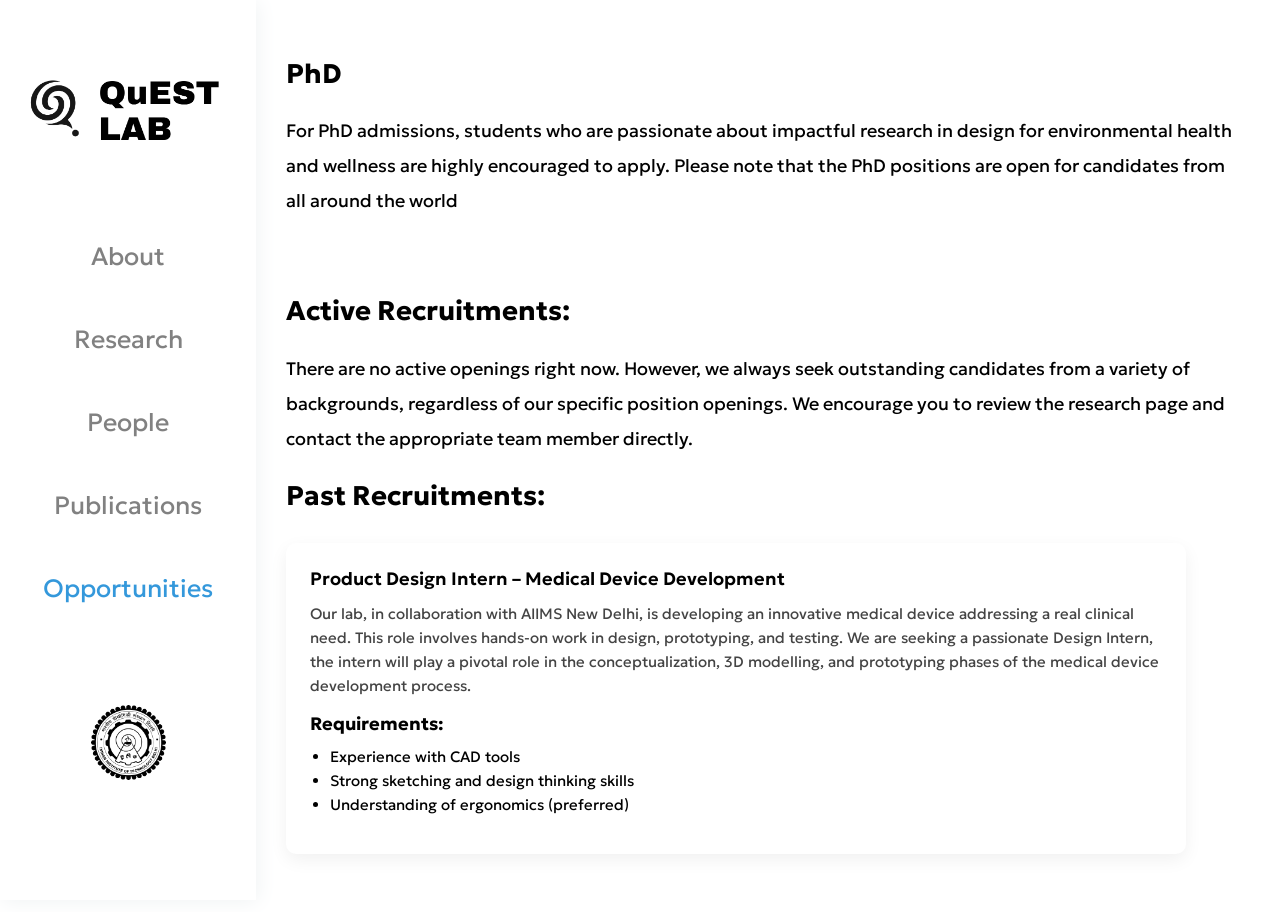
<file: opportunities.html>
<!DOCTYPE html>
<html>
<head profile="http://www.w3.org/2005/10/profile">
<link rel="icon" 
      type="image/png" 
      href="./img/Favicon.png">
<meta name="viewport" content="width=device-width, initial-scale=1">
<title>Quest Lab</title>
<link rel="stylesheet" href="./css/stylesheet.css">
</head>
<body>

<div id="nav-placeholder"></div>
<script src="./js/nav-loader.js"></script>

<div class="main">

    <h2>PhD</h2>
    <p>For PhD admissions, students who are passionate about impactful research in design for environmental health and wellness are highly encouraged to apply.
        Please note that the PhD positions are open for candidates from all around the world</p>

    <br>    

    <h2>Active Recruitments:</h2>

    <p>There are no active openings right now. However, we always seek outstanding candidates from a variety of backgrounds, regardless of our specific position openings. 
        We encourage you to review the research page and contact the appropriate team member directly.
    </p>

    <h2>Past Recruitments:</h2>
    
    <div class="recruit-container">

    <div class="recruit-card">
        <div class="recruit-title">
        Product Design Intern – Medical Device Development
        </div>
        <div class="recruit-desc">
        Our lab, in collaboration with AIIMS New Delhi, is developing an innovative medical device addressing a real clinical need. This role involves hands-on work in design, prototyping, and testing.
        We are seeking a passionate Design Intern, the intern will play a pivotal role in the conceptualization, 3D modelling, and prototyping phases of the medical device development process.
        </div>
        <div class="recruit-section">
        <strong>Requirements:</strong>
        <ul>
            <li>Experience with CAD tools</li>
            <li>Strong sketching and design thinking skills</li>
            <li>Understanding of ergonomics (preferred)</li>
        </ul>
        </div>
        <!-- <div class="recruit-contact">
        <strong>Contact:</strong> Harshit Mourya (hrst.007.007@gmail.com)
        </div>
        <div class="recruit-apply">
        <a href="https://docs.google.com/forms/d/1HuBDOv60sUSZobcTDjhmjeEfG5RfmOMuzljArxv0fSg/viewform?edit_requested=true" target="_blank">Apply Here</a>
        </div> -->
    </div>

    </div>

</body>
</html>
</file>
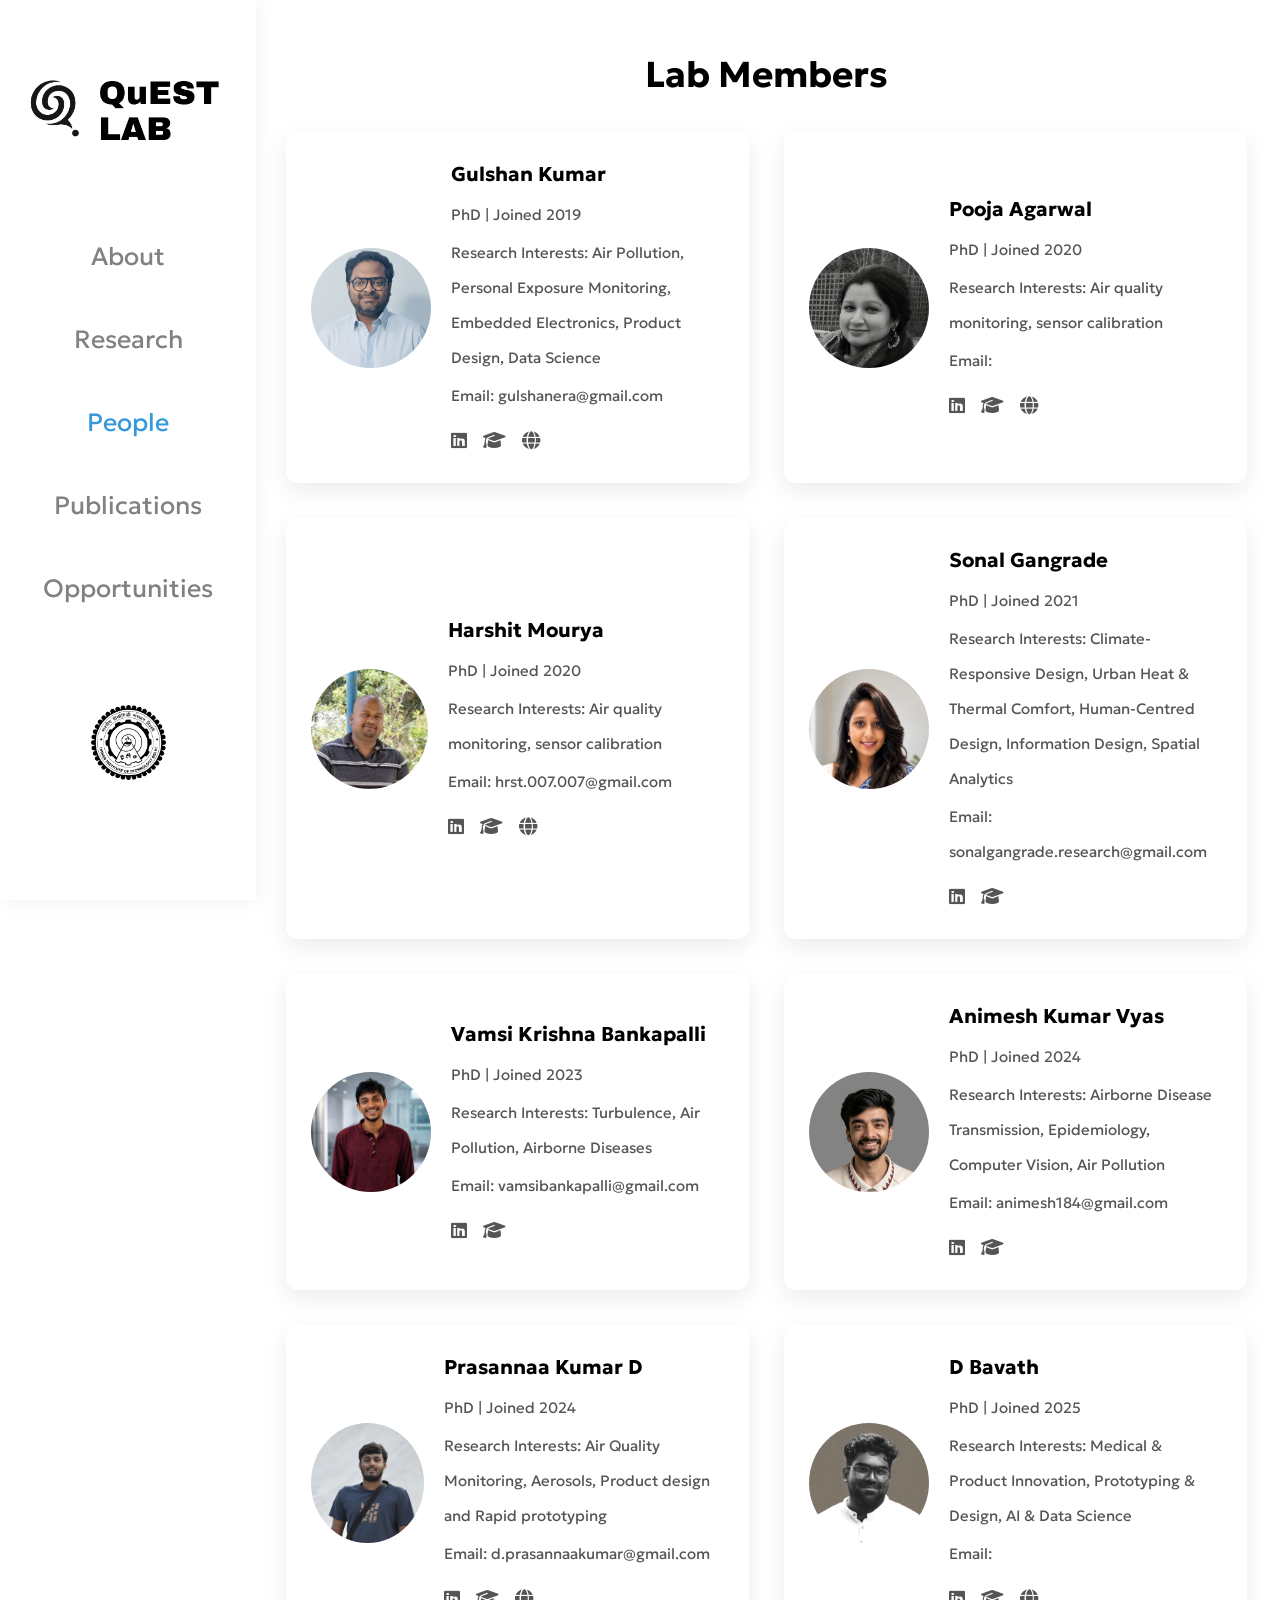
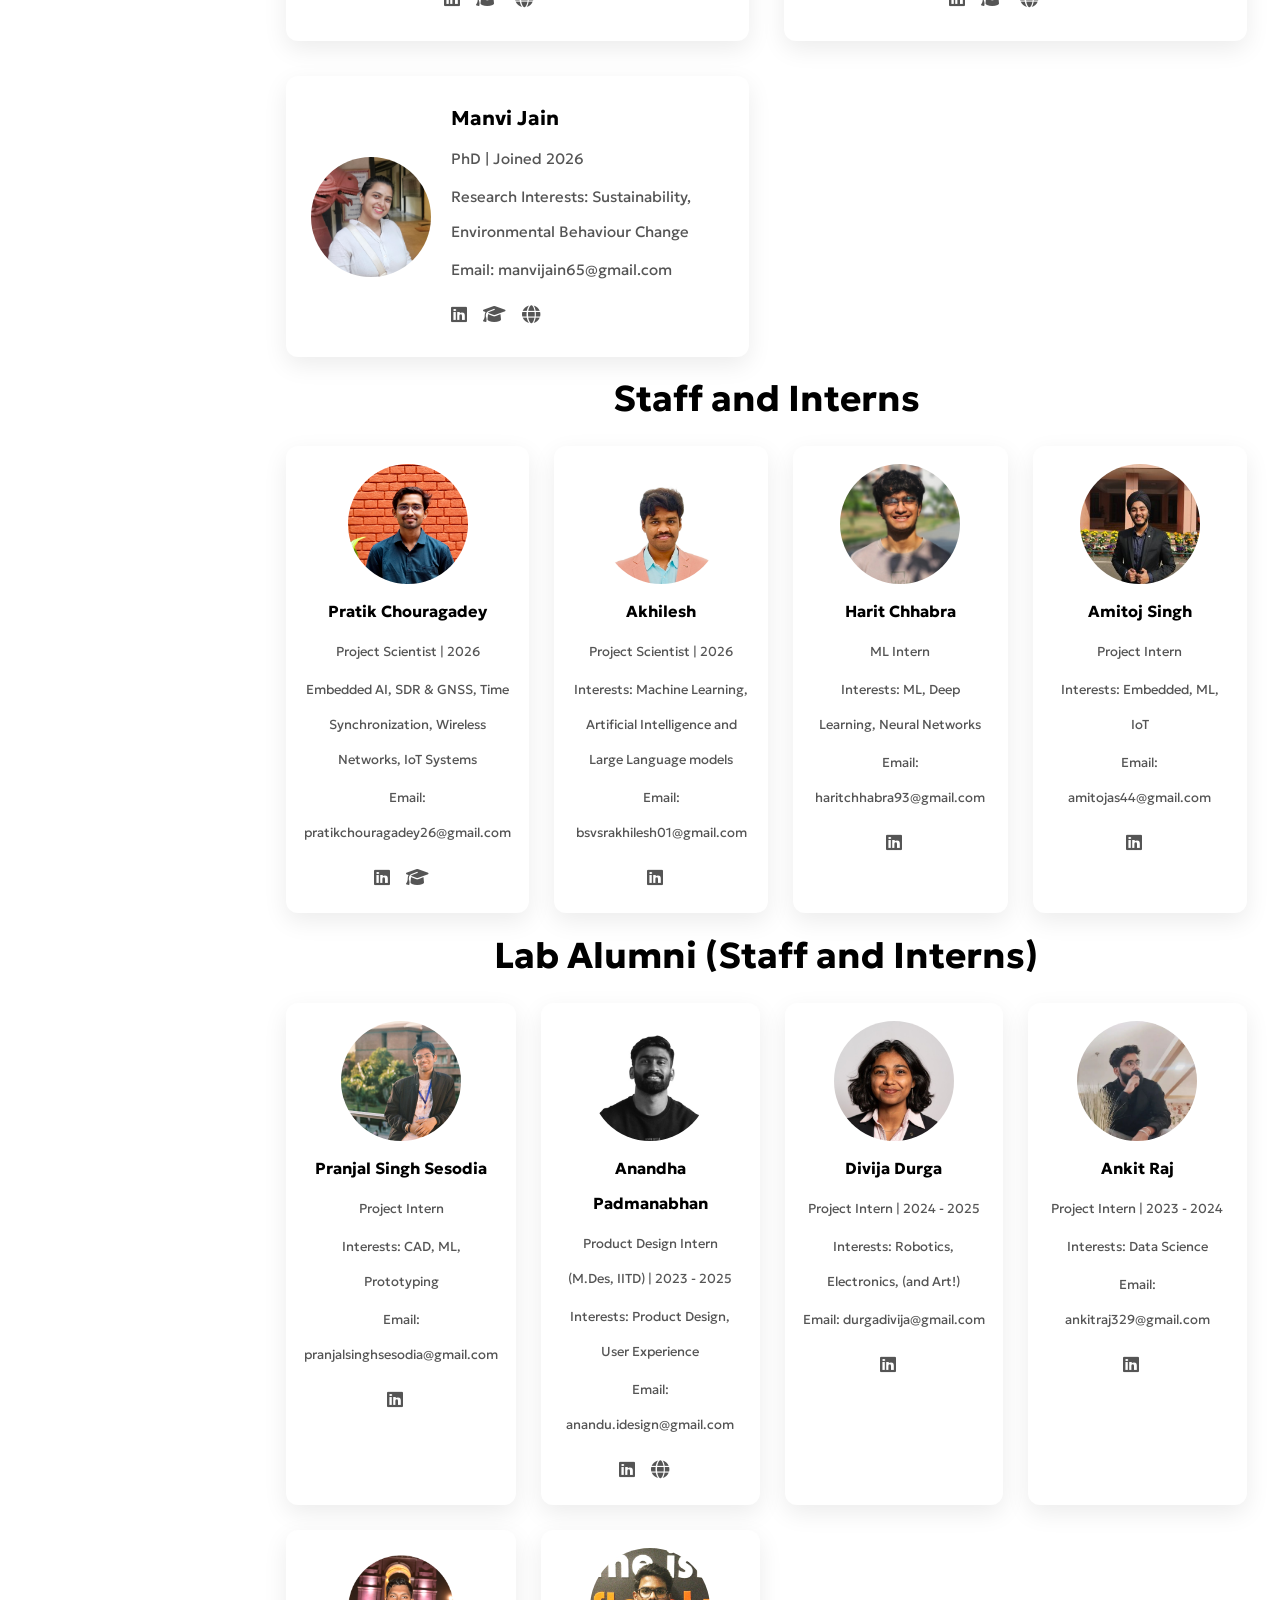
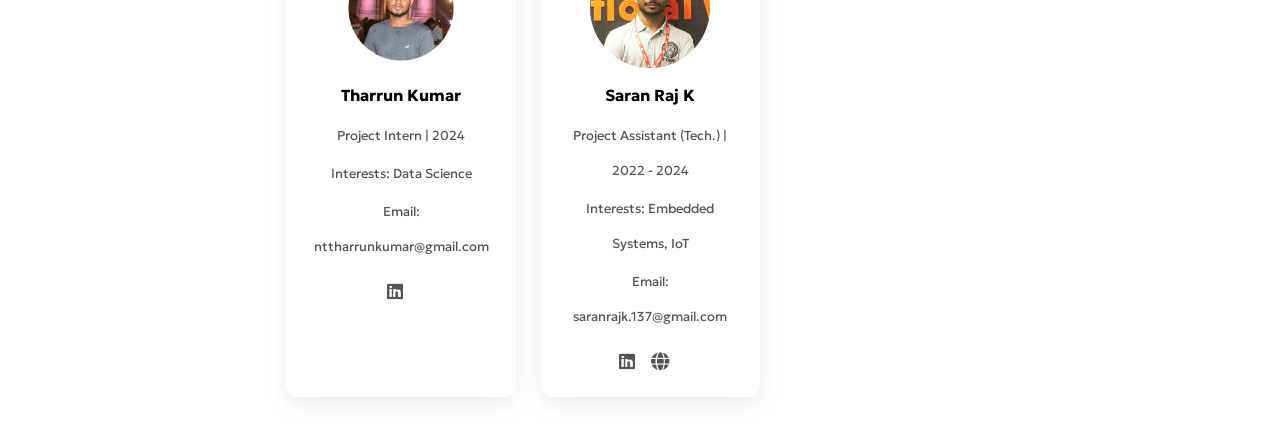
<file: people.html>
<!DOCTYPE html>
<html>
<head>
  <meta name="viewport" content="width=device-width, initial-scale=1">
<link rel="icon" 
      type="image/png" 
      href="./img/Favicon.png">
<meta name="viewport" content="width=device-width, initial-scale=1">
<title>Quest Lab</title>
  <link rel="stylesheet" href="./css/stylesheet.css">
  <link rel="stylesheet" href="https://cdnjs.cloudflare.com/ajax/libs/font-awesome/6.5.0/css/all.min.css">
</head>

<body>

  <!-- Navbar -->
  <div id="nav-placeholder"></div>
  <script src="./js/nav-loader.js"></script>

  <div class="main">

    <div class="about_text">
      <h1>Lab Members</h1>
    </div>

    <div class="team-container">

      <div class="team-row-card">
        <img src="./img/People/Gulshan.png" class="team-row-img">
        <div class="team-row-text">
          <h2>Gulshan Kumar</h2>
          <p>PhD | Joined 2019</p>
          <p>Research Interests: Air Pollution, Personal Exposure Monitoring, Embedded Electronics, Product Design, Data Science</p>
          <p>Email: gulshanera@gmail.com</p>
        <div class="team-links">
            <a href="https://www.linkedin.com/in/gulshanera/"><i class="fab fa-linkedin"></i></a>
            <a href="https://scholar.google.com/citations?user=lnA7lxMAAAAJ&hl=en&authuser=4"><i class="fas fa-graduation-cap"></i></a>
            <a href="https://gulshanera.github.io/"><i class="fas fa-globe"></i></a>
        </div>              
        </div>
      </div>

      <div class="team-row-card">
        <img src="./img/People/Pooja.jpeg" class="team-row-img">
        <div class="team-row-text">
          <h2>Pooja Agarwal</h2>
          <p>PhD | Joined 2020</p>
          <p>Research Interests: Air quality monitoring, sensor calibration</p>
          <p>Email: </p>
        <div class="team-links">
            <a href="#"><i class="fab fa-linkedin"></i></a>
            <a href="#"><i class="fas fa-graduation-cap"></i></a>
            <a href="#"><i class="fas fa-globe"></i></a>
        </div>              
        </div>
      </div>

      <div class="team-row-card">
        <img src="./img/People/WhatsApp Image 2025-09-03 at 10.32.49_aa72a0a1 - Harshit Mourya.jpg" class="team-row-img">
        <div class="team-row-text">
          <h2>Harshit Mourya</h2>
          <p>PhD | Joined 2020</p>
          <p>Research Interests: Air quality monitoring, sensor calibration</p>
          <p>Email: hrst.007.007@gmail.com</p>
        <div class="team-links">
            <a href="#"><i class="fab fa-linkedin"></i></a>
            <a href="#"><i class="fas fa-graduation-cap"></i></a>
            <a href="#"><i class="fas fa-globe"></i></a>
        </div>              
        </div>
      </div>


      <div class="team-row-card">
        <img src="./img/People/sonal.png" class="team-row-img">
        <div class="team-row-text">
          <h2>Sonal Gangrade</h2>
          <p>PhD | Joined 2021</p>
          <p>Research Interests: Climate-Responsive Design, Urban Heat & Thermal Comfort, Human-Centred Design, Information Design, Spatial Analytics</p>
          <p>Email: sonalgangrade.research@gmail.com</p>
        <div class="team-links">
            <a href="www.linkedin.com/in/sonal-gangrade-094"><i class="fab fa-linkedin"></i></a>
            <a href="https://scholar.google.com/citations?user=IsZpqzoAAAAJ&hl=en&authuser=3&oi=ao"><i class="fas fa-graduation-cap"></i></a>
        </div>              
        </div>
      </div>

      <div class="team-row-card">
        <img src="./img/People/Vamsi.jfif" class="team-row-img">
        <div class="team-row-text">
          <h2>Vamsi Krishna Bankapalli</h2>
          <p>PhD | Joined 2023</p>
          <p>Research Interests: Turbulence, Air Pollution, Airborne Diseases</p>
          <p>Email: vamsibankapalli@gmail.com</p>
        <div class="team-links">
            <a href="https://www.linkedin.com/in/vamsi-krishna-bankapalli-18ab6a2a1/"><i class="fab fa-linkedin"></i></a>
            <a href="https://scholar.google.com/citations?user=9bL_pf0AAAAJ&hl=en"><i class="fas fa-graduation-cap"></i></a>
        </div>              
        </div>
      </div>

      <div class="team-row-card">
        <img src="./img/People/animesh.jpg" class="team-row-img">
        <div class="team-row-text">
          <h2>Animesh Kumar Vyas</h2>
          <p>PhD | Joined 2024</p>
          <p>Research Interests: Airborne Disease Transmission, Epidemiology, Computer Vision, Air Pollution</p>
          <p>Email: animesh184@gmail.com</p>
        <div class="team-links">
            <a href="https://www.linkedin.com/in/animesh-kumar-vyas-bb95ab51/"><i class="fab fa-linkedin"></i></a>
            <a href="https://scholar.google.com/citations?user=rG6_szoAAAAJ&hl=en"><i class="fas fa-graduation-cap"></i></a>
        </div>              
        </div>
      </div>

      <!-- <div class="team-row-card">
        <img src="./img/People/Shadia.jpg" class="team-row-img">
        <div class="team-row-text">
          <h2>Shadia Hassan</h2>
          <p>PhD | Joined 2024</p>
          <p>Research Interests: Sustainable Architecture, Passive Design Strategies, Climate Responsive Design</p>
          <p>Email: </p>
        <div class="team-links">
            <a href="#"><i class="fab fa-linkedin"></i></a>
            <a href="#"><i class="fas fa-graduation-cap"></i></a>
            <a href="#"><i class="fas fa-globe"></i></a>
        </div>              
        </div>
      </div> -->

      <div class="team-row-card">
        <img src="./img/People/prasannaa.JPG" class="team-row-img">
        <div class="team-row-text">
          <h2>Prasannaa Kumar D</h2>
          <p>PhD | Joined 2024</p>
          <p>Research Interests: Air Quality Monitoring, Aerosols, Product design and Rapid prototyping</p>
          <p>Email: d.prasannaakumar@gmail.com</p>
        <div class="team-links">
            <a href="https://www.linkedin.com/in/prasannaa-kumar-d-9ab2a1202/"><i class="fab fa-linkedin"></i></a>
            <a href="https://scholar.google.com/citations?user=KgC2S88AAAAJ&hl=en&authuser=4"><i class="fas fa-graduation-cap"></i></a>
            <a href="https://prasannaa.in/"><i class="fas fa-globe"></i></a>
        </div>              
        </div>
      </div>

      <div class="team-row-card">
        <img src="./img/People/Bavath.jpeg" class="team-row-img">
        <div class="team-row-text">
          <h2>D Bavath</h2>
          <p>PhD | Joined 2025</p>
          <p>Research Interests: Medical & Product Innovation, Prototyping & Design, AI & Data Science</p>
          <p>Email: </p>
        <div class="team-links">
            <a href="#"><i class="fab fa-linkedin"></i></a>
            <a href="#"><i class="fas fa-graduation-cap"></i></a>
            <a href="#"><i class="fas fa-globe"></i></a>
        </div>              
        </div>
      </div>

      <div class="team-row-card">
        <img src="./img/People/manvi.jpeg" class="team-row-img">
        <div class="team-row-text">
          <h2>Manvi Jain</h2>
          <p>PhD | Joined 2026</p>
          <p>Research Interests: Sustainability, Environmental Behaviour Change</p>
          <p>Email:  manvijain65@gmail.com </p>
        <div class="team-links">
            <a href="https://www.linkedin.com/in/cognitivemanvi"><i class="fab fa-linkedin"></i></a>
            <a href="https://scholar.google.com/citations?user=FlFBuw0AAAAJ&hl=en&oi=ao"><i class="fas fa-graduation-cap"></i></a>
            <a href="www.manvijain.com"><i class="fas fa-globe"></i></a>
        </div>              
        </div>
      </div>

    </div>

    <div class="about_text">
      <h1>Staff and Interns</h1>
    </div>
    
    <div class="alumni-container">

      <div class="team-row-card">
        <img src="./img/People/staffs_interns/Pratik.png" class="team-row-img">
        <div class="team-row-text">
          <h2>Pratik Chouragadey</h2>
          <p>Project Scientist | 2026</p>
          <p>Embedded AI, SDR & GNSS, Time Synchronization, Wireless Networks, IoT Systems</p>
          <p>Email: pratikchouragadey26@gmail.com</p>
        <div class="team-links">
            <a href="https://www.linkedin.com/in/pratik-chouragadey/"><i class="fab fa-linkedin"></i></a>
            <a href="https://scholar.google.com/citations?user=J14FK-8AAAAJ&hl=en"><i class="fas fa-graduation-cap"></i></a>
        </div>              
        </div>
      </div>
      
      <div class="team-row-card">
        <img src="./img/People/Alumni/akhilesh.jpeg" class="team-row-img">
        <div class="team-row-text">
          <h2>Akhilesh</h2>
          <p>Project Scientist | 2026</p>
          <p>Interests: Machine Learning, Artificial Intelligence and Large Language models</p>
          <p>Email: bsvsrakhilesh01@gmail.com</p>
        <div class="team-links">
            <a href="https://www.linkedin.com/in/bsvsr-akhilesh/"><i class="fab fa-linkedin"></i></a>
        </div>              
        </div>
      </div>
    
      <div class="team-row-card">
        <img src="./img/People/staffs_interns/harit.jfif" class="team-row-img">
        <div class="team-row-text">
          <h2>Harit Chhabra</h2>
          <p>ML Intern</p>
          <p>Interests: ML, Deep Learning, Neural Networks</p>
          <p>Email: haritchhabra93@gmail.com</p>
        <div class="team-links">
            <a href="https://www.linkedin.com/in/harit-chhabra/"><i class="fab fa-linkedin"></i></a>
        </div>              
        </div>
      </div>


      <div class="team-row-card">
        <img src="./img/People/staffs_interns/amitoj.jfif" class="team-row-img">
        <div class="team-row-text">
          <h2>Amitoj Singh</h2>
          <p>Project Intern</p>
          <p>Interests: Embedded, ML, IoT</p>
          <p>Email: amitojas44@gmail.com</p>
        <div class="team-links">
            <a href="https://www.linkedin.com/in/amitojviolin/"><i class="fab fa-linkedin"></i></a>
        </div>              
        </div>
      </div>

    </div>

    <div class="about_text">
      <h1>Lab Alumni (Staff and Interns)</h1>
    </div>
    
    <div class="alumni-container">

      <div class="team-row-card">
        <img src="./img/People/staffs_interns/pranjal.jpeg" class="team-row-img">
        <div class="team-row-text">
          <h2>Pranjal Singh Sesodia</h2>
          <p>Project Intern</p>
          <p>Interests: CAD, ML, Prototyping</p>
          <p>Email: pranjalsinghsesodia@gmail.com</p>
        <div class="team-links">
            <a href="https://www.linkedin.com/in/pranjal-singh-sesodia-8437b1210/"><i class="fab fa-linkedin"></i></a>
        </div>              
        </div>
      </div>

      <div class="team-row-card">
        <img src="./img/People/Alumni/anandu.jfif" class="team-row-img">
        <div class="team-row-text">
          <h2>Anandha Padmanabhan</h2>
          <p>Product Design Intern (M.Des, IITD) | 2023 - 2025</p>
          <p>Interests: Product Design, User Experience</p>
          <p>Email: anandu.idesign@gmail.com</p>
        <div class="team-links">
            <a href="https://www.linkedin.com/in/anandha-padmanabhan-655671193"><i class="fab fa-linkedin"></i></a>
            <a href="https://www.behance.net/anandhapadmana"><i class="fas fa-globe"></i></a>
        </div>              
        </div>
      </div>
      
      
      <div class="team-row-card">
        <img src="./img/People/Alumni/divija.jfif" class="team-row-img">
        <div class="team-row-text">
          <h2>Divija Durga</h2>
          <p>Project Intern | 2024 - 2025</p>
          <p>Interests: Robotics, Electronics, (and Art!)</p>
          <p>Email: durgadivija@gmail.com</p>
        <div class="team-links">
            <a href="https://www.linkedin.com/in/divijadurga"><i class="fab fa-linkedin"></i></a>
        </div>              
        </div>
      </div>      
    
      <div class="team-row-card">
        <img src="./img/People/Alumni/ankit.png" class="team-row-img">
        <div class="team-row-text">
          <h2>Ankit Raj</h2>
          <p>Project Intern | 2023 - 2024</p>
          <p>Interests: Data Science</p>
          <p>Email: ankitraj329@gmail.com</p>
        <div class="team-links">
            <a href="#"><i class="fab fa-linkedin"></i></a>
        </div>              
        </div>
      </div>    

      <div class="team-row-card">
        <img src="./img/People/Alumni/tharrun.png" class="team-row-img">
        <div class="team-row-text">
          <h2>Tharrun Kumar</h2>
          <p>Project Intern | 2024</p>
          <p>Interests: Data Science</p>
          <p>Email: nttharrunkumar@gmail.com</p>
        <div class="team-links">
            <a href="#"><i class="fab fa-linkedin"></i></a>
        </div>              
        </div>
      </div>  

      <div class="team-row-card">
        <img src="./img/People/Alumni/saran.jfif" class="team-row-img">
        <div class="team-row-text">
          <h2>Saran Raj K</h2>
          <p>Project Assistant (Tech.) | 2022 - 2024</p>
          <p>Interests: Embedded Systems, IoT</p>
          <p>Email: saranrajk.137@gmail.com</p>
        <div class="team-links">
            <a href="#"><i class="fab fa-linkedin"></i></a>
            <a href="#"><i class="fas fa-globe"></i></a>
        </div>              
        </div>
      </div>    


    </div>
    
  
  
  
  </div>

</body>
</html>
</file>
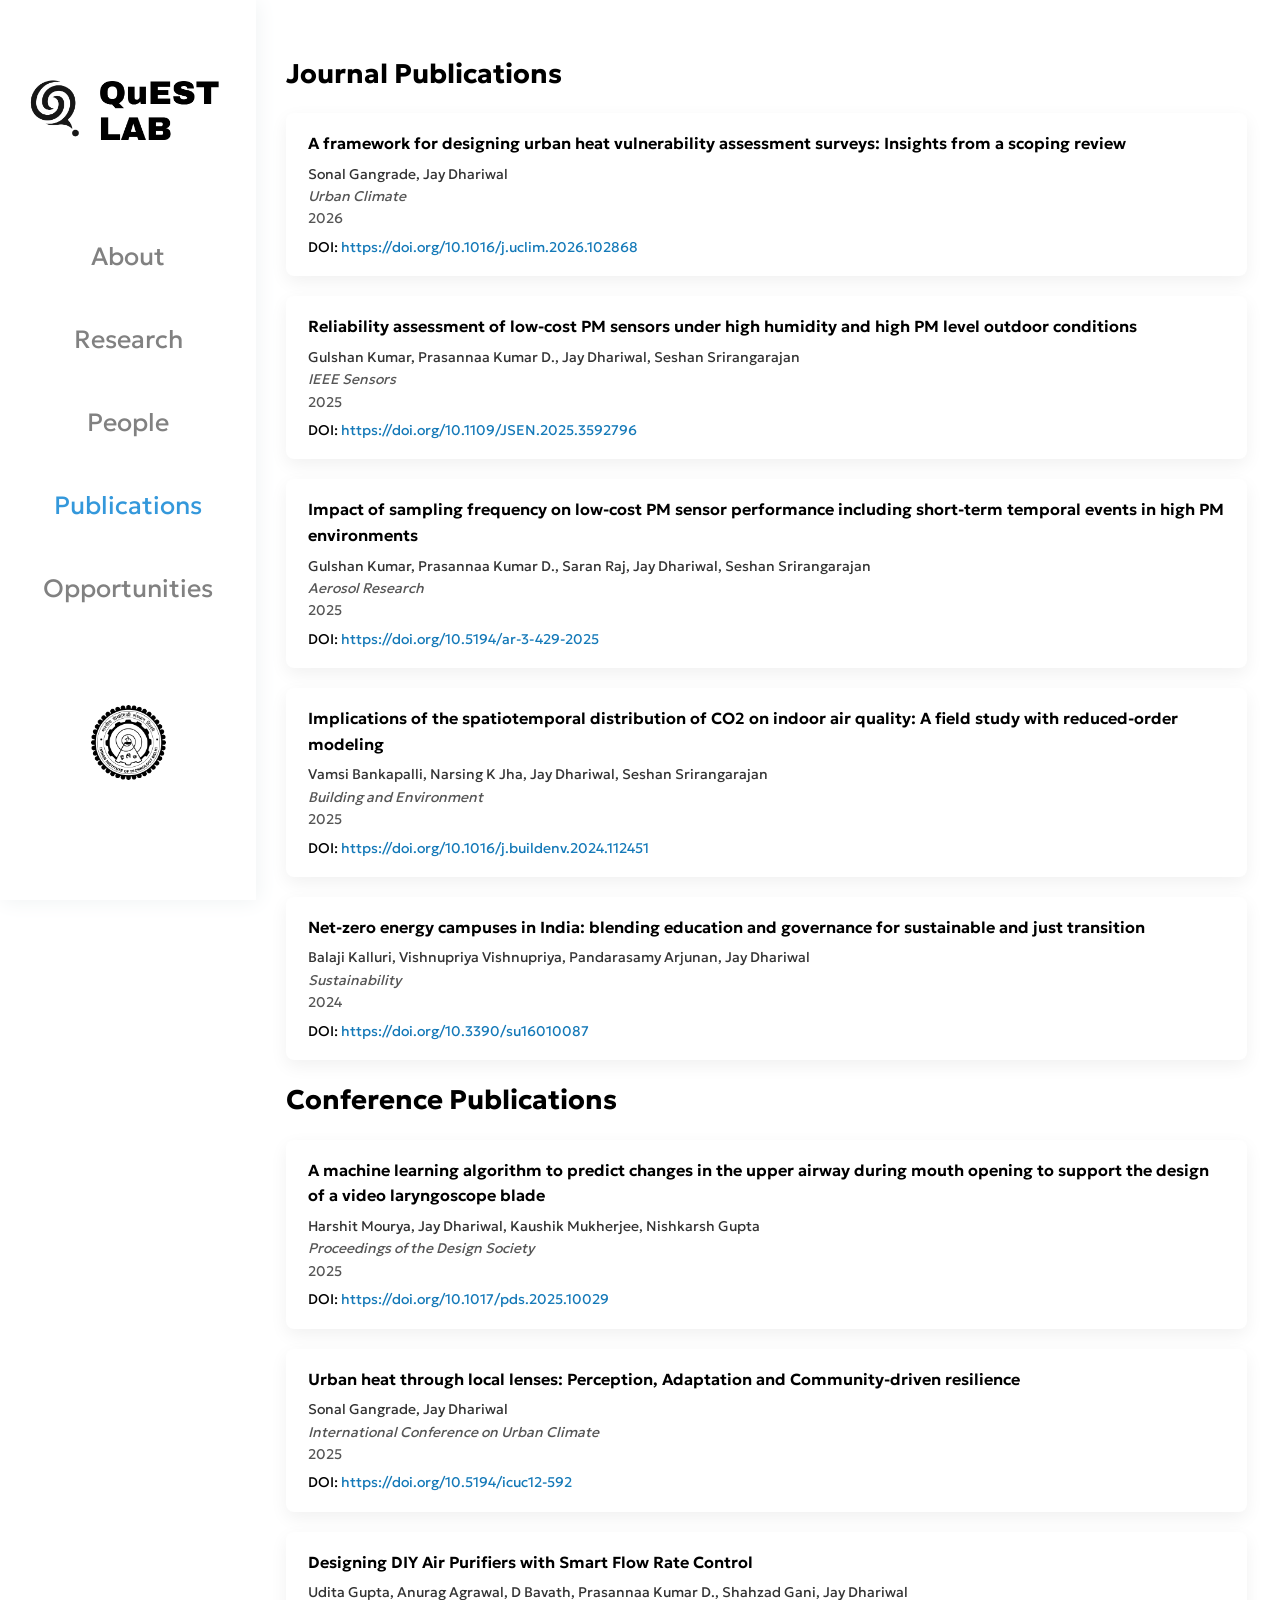
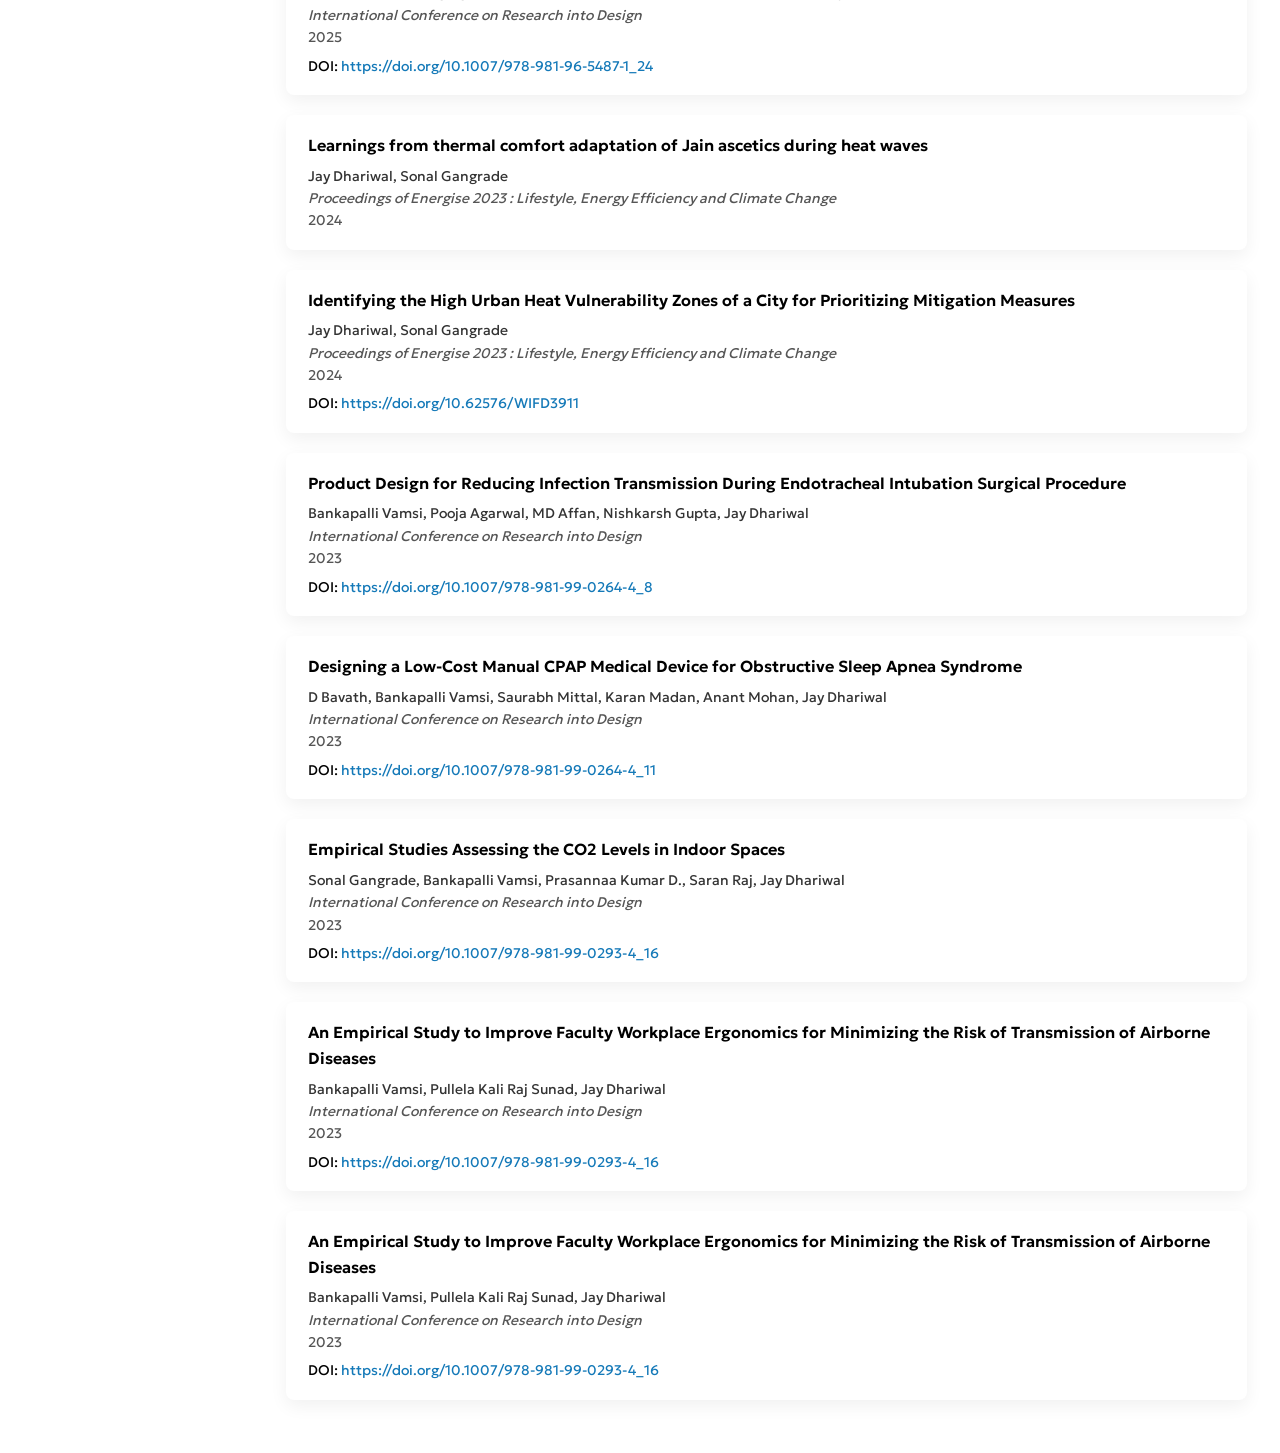
<file: publications.html>
<!DOCTYPE html>
<html>
<head profile="http://www.w3.org/2005/10/profile">
<link rel="icon" 
      type="image/png" 
      href="./img/Favicon.png">
<meta name="viewport" content="width=device-width, initial-scale=1">
<title>Quest Lab</title>
<link rel="stylesheet" href="./css/stylesheet.css">
</head>
<body>

<div id="nav-placeholder"></div>
<script src="./js/nav-loader.js"></script>

<div class="main">

  <h2>Journal Publications</h2>

  <div class="pub-item">
    <div class="pub-title">
      A framework for designing urban heat vulnerability assessment surveys: Insights from a scoping review
    </div>
    <div class="pub-authors">
      Sonal Gangrade, Jay Dhariwal
    </div>
    <div class="pub-journal">
      Urban Climate
    </div>
    <div class="pub-year">
      2026
    </div>
    <div class="pub-doi">
      DOI: 
      <a href="https://doi.org/10.1016/j.uclim.2026.102868" target="_blank">
        https://doi.org/10.1016/j.uclim.2026.102868
      </a>
    </div>
  </div>

  <div class="pub-item">
    <div class="pub-title">
      Reliability assessment of low-cost PM sensors under high humidity and high PM level outdoor conditions
    </div>
    <div class="pub-authors">
      Gulshan Kumar, Prasannaa Kumar D., Jay Dhariwal, Seshan Srirangarajan
    </div>
    <div class="pub-journal">
      IEEE Sensors
    </div>
    <div class="pub-year">
      2025
    </div>
    <div class="pub-doi">
      DOI: 
      <a href="https://doi.org/10.1109/JSEN.2025.3592796" target="_blank">
        https://doi.org/10.1109/JSEN.2025.3592796
      </a>
    </div>
  </div>

  <div class="pub-item">
    <div class="pub-title">
      Impact of sampling frequency on low-cost PM sensor performance including short-term temporal events in high PM environments
    </div>
    <div class="pub-authors">
      Gulshan Kumar, Prasannaa Kumar D., Saran Raj, Jay Dhariwal, Seshan Srirangarajan
    </div>
    <div class="pub-journal">
      Aerosol Research
    </div>
    <div class="pub-year">
      2025
    </div>
    <div class="pub-doi">
      DOI: 
      <a href="https://doi.org/10.5194/ar-3-429-2025" target="_blank">
        https://doi.org/10.5194/ar-3-429-2025
      </a>
    </div>
  </div>  

  <div class="pub-item">
    <div class="pub-title">
      Implications of the spatiotemporal distribution of CO2 on indoor air quality: A field study with reduced-order modeling
    </div>
    <div class="pub-authors">
      Vamsi Bankapalli, Narsing K Jha, Jay Dhariwal, Seshan Srirangarajan
    </div>
    <div class="pub-journal">
      Building and Environment
    </div>
    <div class="pub-year">
      2025
    </div>
    <div class="pub-doi">
      DOI: 
      <a href="https://doi.org/10.1016/j.buildenv.2024.112451" target="_blank">
        https://doi.org/10.1016/j.buildenv.2024.112451
      </a>
    </div>
  </div> 

  <div class="pub-item">
    <div class="pub-title">
      Net-zero energy campuses in India: blending education and governance for sustainable and just transition
    </div>
    <div class="pub-authors">
      Balaji Kalluri, Vishnupriya Vishnupriya, Pandarasamy Arjunan, Jay Dhariwal
    </div>
    <div class="pub-journal">
      Sustainability
    </div>
    <div class="pub-year">
      2024
    </div>
    <div class="pub-doi">
      DOI: 
      <a href="https://doi.org/10.3390/su16010087" target="_blank">
        https://doi.org/10.3390/su16010087
      </a>
    </div>
  </div>


  <h2>Conference Publications</h2>

  <div class="pub-item">
    <div class="pub-title">
      A machine learning algorithm to predict changes in the upper airway during mouth opening to support the design of a video laryngoscope blade
    </div>
    <div class="pub-authors">
      Harshit Mourya, Jay Dhariwal, Kaushik Mukherjee, Nishkarsh Gupta
    </div>
    <div class="pub-journal">
      Proceedings of the Design Society
    </div>
    <div class="pub-year">
      2025
    </div>
    <div class="pub-doi">
      DOI: 
      <a href="https://doi.org/10.1017/pds.2025.10029" target="_blank">
        https://doi.org/10.1017/pds.2025.10029
      </a>
    </div>
  </div>

  <div class="pub-item">
    <div class="pub-title">
      Urban heat through local lenses: Perception, Adaptation and Community-driven resilience
    </div>
    <div class="pub-authors">
      Sonal Gangrade, Jay Dhariwal
    </div>
    <div class="pub-journal">
      International Conference on Urban Climate
    </div>
    <div class="pub-year">
      2025
    </div>
    <div class="pub-doi">
      DOI: 
      <a href="https://doi.org/10.5194/icuc12-592" target="_blank">
        https://doi.org/10.5194/icuc12-592
      </a>
    </div>
  </div> 

  <div class="pub-item">
    <div class="pub-title">
      Designing DIY Air Purifiers with Smart Flow Rate Control
    </div>
    <div class="pub-authors">
      Udita Gupta, Anurag Agrawal, D Bavath, Prasannaa Kumar D., Shahzad Gani, Jay Dhariwal
    </div>
    <div class="pub-journal">
      International Conference on Research into Design
    </div>
    <div class="pub-year">
      2025
    </div>
    <div class="pub-doi">
      DOI: 
      <a href="https://doi.org/10.1007/978-981-96-5487-1_24" target="_blank">
        https://doi.org/10.1007/978-981-96-5487-1_24
      </a>
    </div>
  </div>

  <div class="pub-item">
    <div class="pub-title">
      Learnings from thermal comfort adaptation of Jain ascetics during heat waves
    </div>
    <div class="pub-authors">
      Jay Dhariwal, Sonal Gangrade
    </div>
    <div class="pub-journal">
      Proceedings of Energise 2023 : Lifestyle, Energy Efficiency and Climate Change
    </div>
    <div class="pub-year">
      2024
    </div>
  </div>

  <div class="pub-item">
    <div class="pub-title">
      Identifying the High Urban Heat Vulnerability Zones of a City for Prioritizing Mitigation Measures  
    </div>
    <div class="pub-authors">
      Jay Dhariwal, Sonal Gangrade
    </div>
    <div class="pub-journal">
      Proceedings of Energise 2023 : Lifestyle, Energy Efficiency and Climate Change
    </div>
    <div class="pub-year">
      2024
    </div>
    <div class="pub-doi">
      DOI: 
      <a href="https://doi.org/10.62576/WIFD3911" target="_blank">
        https://doi.org/10.62576/WIFD3911
      </a>
    </div>
  </div>

  <div class="pub-item">
    <div class="pub-title">
      Product Design for Reducing Infection Transmission During Endotracheal Intubation Surgical Procedure
    </div>
    <div class="pub-authors">
      Bankapalli Vamsi, Pooja Agarwal, MD Affan, Nishkarsh Gupta, Jay Dhariwal
    </div>
    <div class="pub-journal">
      International Conference on Research into Design
    </div>
    <div class="pub-year">
      2023
    </div>
    <div class="pub-doi">
      DOI: 
      <a href="https://doi.org/10.1007/978-981-99-0264-4_8" target="_blank">
        https://doi.org/10.1007/978-981-99-0264-4_8
      </a>
    </div>
  </div>  

  <div class="pub-item">
    <div class="pub-title">
      Designing a Low-Cost Manual CPAP Medical Device for Obstructive Sleep Apnea Syndrome
    </div>
    <div class="pub-authors">
      D Bavath, Bankapalli Vamsi, Saurabh Mittal, Karan Madan, Anant Mohan, Jay Dhariwal
    </div>
    <div class="pub-journal">
      International Conference on Research into Design
    </div>
    <div class="pub-year">
      2023
    </div>
    <div class="pub-doi">
      DOI: 
      <a href="https://doi.org/10.1007/978-981-99-0264-4_11" target="_blank">
        https://doi.org/10.1007/978-981-99-0264-4_11
      </a>
    </div>
  </div>  

  <div class="pub-item">
    <div class="pub-title">
      Empirical Studies Assessing the CO2 Levels in Indoor Spaces
    </div>
    <div class="pub-authors">
      Sonal Gangrade, Bankapalli Vamsi, Prasannaa Kumar D., Saran Raj, Jay Dhariwal
    </div>
    <div class="pub-journal">
      International Conference on Research into Design
    </div>
    <div class="pub-year">
      2023
    </div>
    <div class="pub-doi">
      DOI: 
      <a href="https://doi.org/10.1007/978-981-99-0293-4_16" target="_blank">
        https://doi.org/10.1007/978-981-99-0293-4_16
      </a>
    </div>
  </div>  

  <div class="pub-item">
    <div class="pub-title">
      An Empirical Study to Improve Faculty Workplace Ergonomics for Minimizing the Risk of Transmission of Airborne Diseases
    </div>
    <div class="pub-authors">
      Bankapalli Vamsi, Pullela Kali Raj Sunad, Jay Dhariwal
    </div>
    <div class="pub-journal">
      International Conference on Research into Design
    </div>
    <div class="pub-year">
      2023
    </div>
    <div class="pub-doi">
      DOI: 
      <a href="https://doi.org/10.1007/978-981-99-0293-4_16" target="_blank">
        https://doi.org/10.1007/978-981-99-0293-4_16
      </a>
    </div>
  </div>  


  <div class="pub-item">
    <div class="pub-title">
      An Empirical Study to Improve Faculty Workplace Ergonomics for Minimizing the Risk of Transmission of Airborne Diseases
    </div>
    <div class="pub-authors">
      Bankapalli Vamsi, Pullela Kali Raj Sunad, Jay Dhariwal
    </div>
    <div class="pub-journal">
      International Conference on Research into Design
    </div>
    <div class="pub-year">
      2023
    </div>
    <div class="pub-doi">
      DOI: 
      <a href="https://doi.org/10.1007/978-981-99-0293-4_16" target="_blank">
        https://doi.org/10.1007/978-981-99-0293-4_16
      </a>
    </div>
  </div>  


</div>




</body>
</html>
</file>
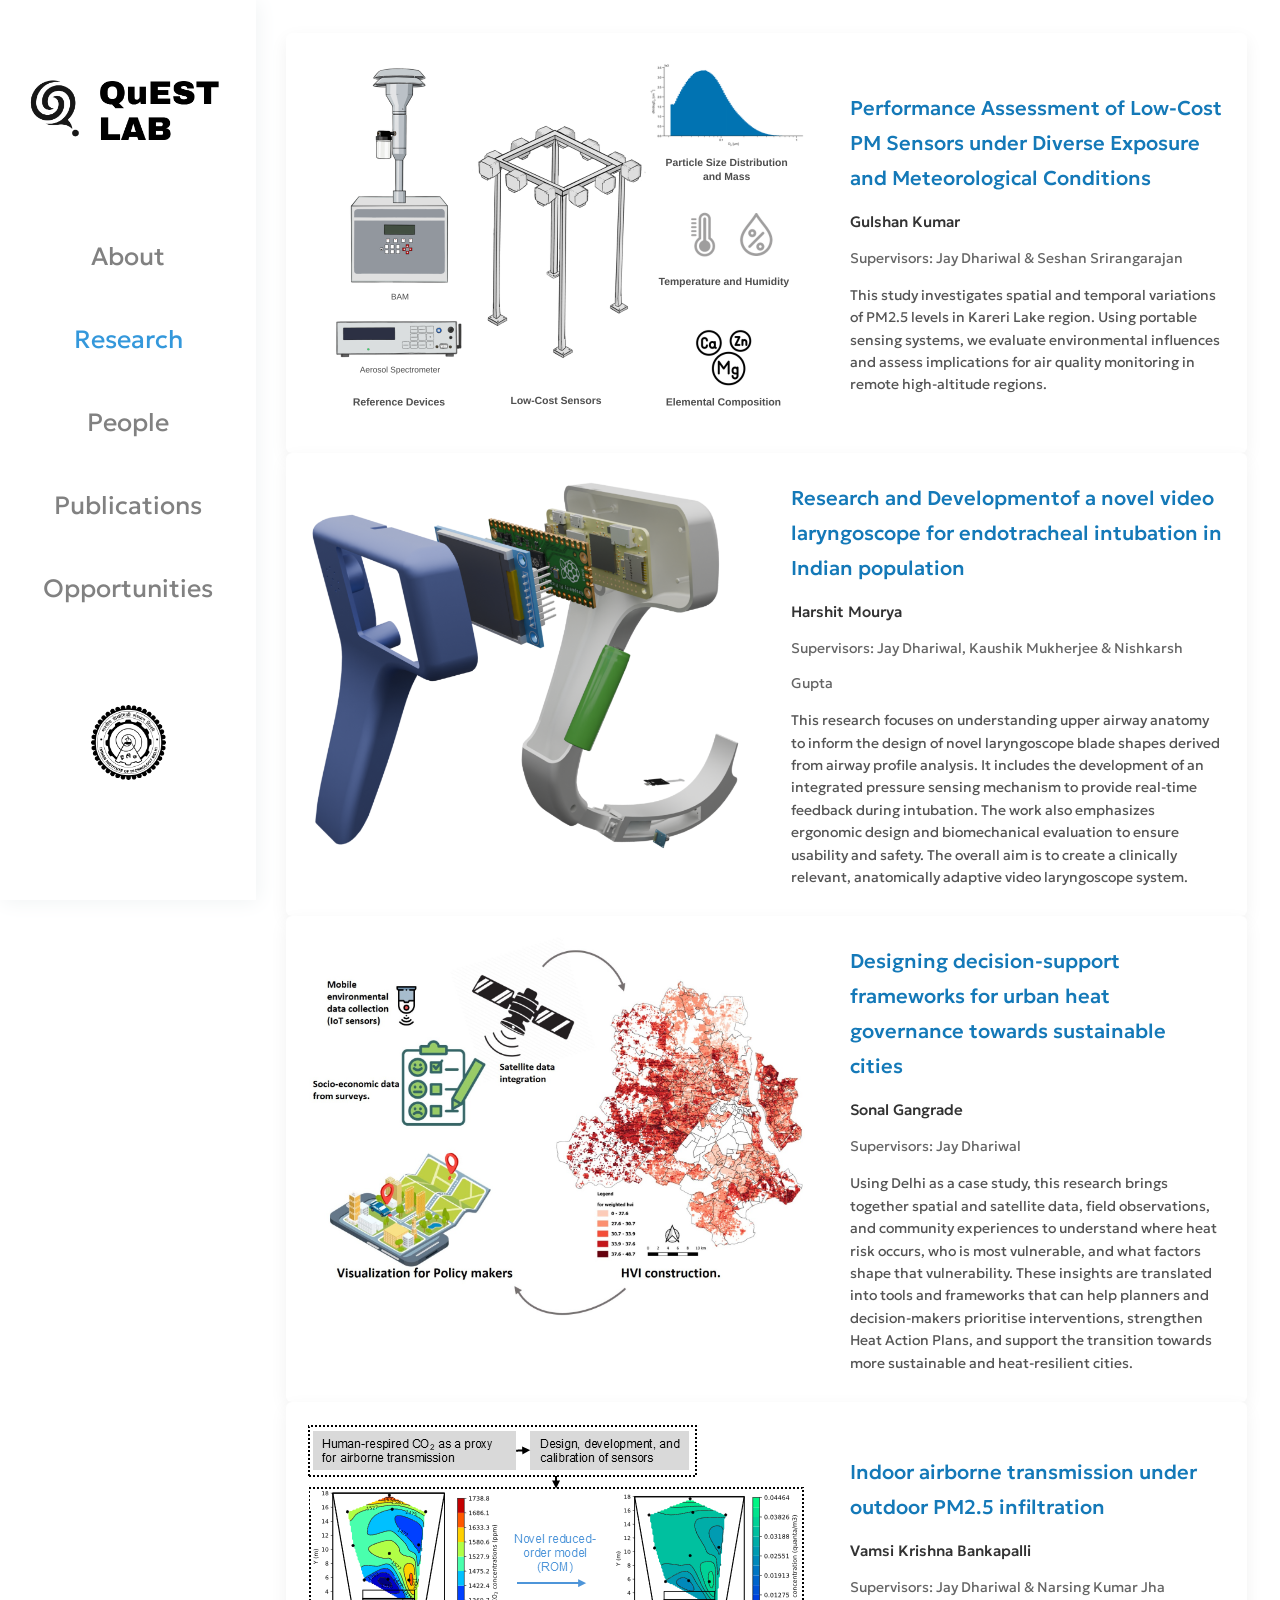
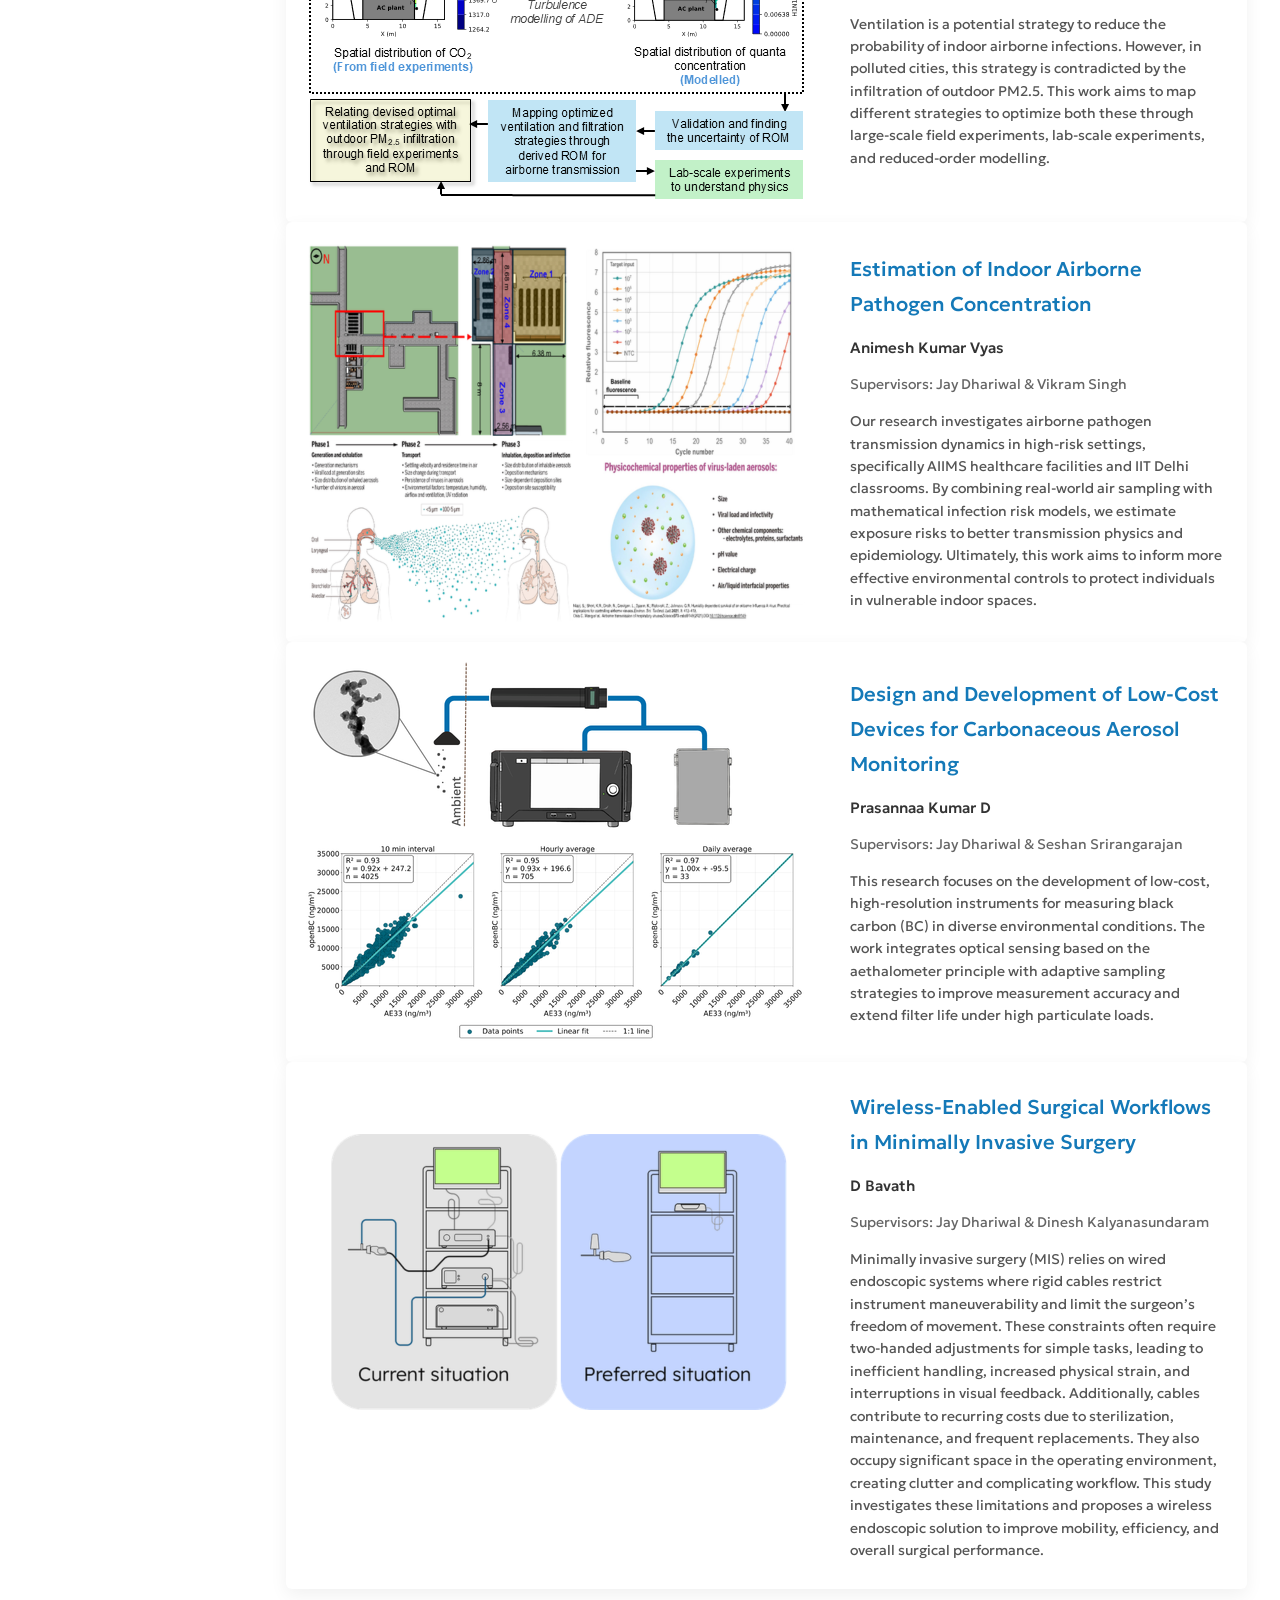
<file: research.html>
<!DOCTYPE html>
<html>
<head profile="http://www.w3.org/2005/10/profile">
<link rel="icon" 
      type="image/png" 
      href="./img/Favicon.png">
<meta name="viewport" content="width=device-width, initial-scale=1">
<title>Quest Lab</title>
<link rel="stylesheet" href="./css/stylesheet.css">
</head>
<body>

    <div id="nav-placeholder"></div>
    <script src="./js/nav-loader.js"></script>

    <div class="main">

<article class="blog-card">
  <a class="blog-link" href="#">
    <img class="blog-thumb" src="img/Research_Abstracts/gulshan_abstract.png" alt="Particulate Matter (PM2.5) Levels in Kareri Lake">
    <div class="blog-content">
      <h3 class="blog-title">Performance Assessment of Low-Cost PM Sensors under Diverse Exposure and Meteorological Conditions</h3>
      <p class="research-author">Gulshan Kumar</p>
      <p class="research-supervisor">Supervisors: Jay Dhariwal & Seshan Srirangarajan</p>
      <p class="research-abstract">
        This study investigates spatial and temporal variations of PM2.5 levels in Kareri Lake region. 
        Using portable sensing systems, we evaluate environmental influences and assess implications 
        for air quality monitoring in remote high-altitude regions.
      </p>
    </div>
  </a>
</article>


<!-- <article class="blog-card">
  <a class="blog-link" href="#">
    <img class="blog-thumb" src="img/Research_Abstracts/gulshan_abstract.png" alt="Particulate Matter (PM2.5) Levels in Kareri Lake">
    <div class="blog-content">
      <h3 class="blog-title">Evaluating Occupant health and wellness in built environment </h3>
      <p class="research-author">Pooja Agarwal</p>
      <p class="research-supervisor">Supervisors:  Jay Dhariwal</p>
      <p class="research-abstract">
        This study investigates the impact of indoor environmental quality (IEQ) on occupant health and wellness. 
        We evaluate factors such as air quality, lighting, and thermal comfort to understand their influence on 
        well-being in built environments.
      </p>
    </div>
  </a>
</article> -->


<article class="blog-card">
  <a class="blog-link" href="#">
    <img class="blog-thumb" src="img/Research_Abstracts/harshit_abstract.png" alt="Particulate Matter (PM2.5) Levels in Kareri Lake">
    <div class="blog-content">
      <h3 class="blog-title">Research and Developmentof a novel video laryngoscope for endotracheal intubation in Indian population</h3>
      <p class="research-author">Harshit Mourya</p>
      <p class="research-supervisor">Supervisors:  Jay Dhariwal, Kaushik Mukherjee & Nishkarsh Gupta</p>
      <p class="research-abstract">
        This research focuses on understanding upper airway anatomy to inform the design of novel laryngoscope blade shapes derived from airway 
        profile analysis. It includes the development of an integrated pressure sensing mechanism to provide real-time feedback during intubation. 
        The work also emphasizes ergonomic design and biomechanical evaluation to ensure usability and safety. The overall aim is to create a clinically
         relevant, anatomically adaptive video laryngoscope system.  

      </p>
    </div>
  </a>
</article>


<article class="blog-card">
  <a class="blog-link" href="#">
    <img class="blog-thumb" src="img/Research_Abstracts/sonal_abstract.jpeg" alt="Particulate Matter (PM2.5) Levels in Kareri Lake">
    <div class="blog-content">
      <h3 class="blog-title">Designing decision-support frameworks for urban heat governance towards sustainable cities</h3>
      <p class="research-author">Sonal Gangrade</p>
      <p class="research-supervisor">Supervisors:  Jay Dhariwal</p>
      <p class="research-abstract">
        Using Delhi as a case study, this research brings together spatial and 
        satellite data, field observations, and community experiences to 
        understand where heat risk occurs, who is most vulnerable, and what 
        factors shape that vulnerability. These insights are translated into 
        tools and frameworks that can help planners and decision-makers 
        prioritise interventions, strengthen Heat Action Plans, and support 
        the transition towards more sustainable and heat-resilient cities.
      </p>
    </div>
  </a>
</article>

<article class="blog-card">
  <a class="blog-link" href="#">
    <img class="blog-thumb" src="img/Research_Abstracts/vamsi_abstract.png" alt="Particulate Matter (PM2.5) Levels in Kareri Lake">
    <div class="blog-content">
      <h3 class="blog-title">Indoor airborne transmission under outdoor PM2.5 infiltration</h3>
      <p class="research-author">Vamsi Krishna Bankapalli</p>
      <p class="research-supervisor">Supervisors:  Jay Dhariwal & Narsing Kumar Jha</p>
      <p class="research-abstract">
        Ventilation is a potential strategy to reduce the probability of indoor airborne infections. However, in polluted cities, this strategy is contradicted 
        by the infiltration of outdoor PM2.5. This work aims to map different strategies to optimize both these through large-scale field experiments, 
        lab-scale experiments, and reduced-order modelling.
      </p>
    </div>
  </a>
</article>


<article class="blog-card">
  <a class="blog-link" href="#">
    <img class="blog-thumb" src="img/Research_Abstracts/animesh_abstract.png" alt="Particulate Matter (PM2.5) Levels in Kareri Lake">
    <div class="blog-content">
      <h3 class="blog-title">Estimation of Indoor Airborne Pathogen Concentration</h3>
      <p class="research-author">Animesh Kumar Vyas</p>
      <p class="research-supervisor">Supervisors:  Jay Dhariwal & Vikram Singh</p>
      <p class="research-abstract">
        Our research investigates airborne pathogen transmission dynamics in high-risk settings, specifically AIIMS healthcare facilities and 
        IIT Delhi classrooms. By combining real-world air sampling with mathematical infection risk models, we estimate exposure risks to better transmission 
        physics and epidemiology. Ultimately, this work aims to inform more effective environmental controls to protect individuals in vulnerable indoor spaces.
      </p>
    </div>
  </a>
</article>

<article class="blog-card">
  <a class="blog-link" href="#">
    <img class="blog-thumb" src="img/Research_Abstracts/prasannaa_abstract.png" alt="Particulate Matter (PM2.5) Levels in Kareri Lake">
    <div class="blog-content">
      <h3 class="blog-title">Design and Development of Low-Cost Devices for Carbonaceous Aerosol Monitoring</h3>
      <p class="research-author">Prasannaa Kumar D</p>
      <p class="research-supervisor">Supervisors:  Jay Dhariwal & Seshan Srirangarajan</p>
      <p class="research-abstract">
        This research focuses on the development of low-cost, high-resolution instruments for measuring black carbon (BC) in diverse environmental 
        conditions. The work integrates optical sensing based on the aethalometer principle with adaptive sampling strategies to improve measurement accuracy and 
        extend filter life under high particulate loads.
      </p> 
    </div>
  </a>
</article>


<article class="blog-card">
  <a class="blog-link" href="#">
    <img class="blog-thumb" src="img/Research_Abstracts/bavath_abstract.png" alt="Particulate Matter (PM2.5) Levels in Kareri Lake">
    <div class="blog-content">
      <h3 class="blog-title">Wireless-Enabled Surgical Workflows in Minimally Invasive Surgery</h3>
      <p class="research-author">D Bavath</p>
      <p class="research-supervisor">Supervisors:  Jay Dhariwal & Dinesh Kalyanasundaram</p>
      <p class="research-abstract">
        Minimally invasive surgery (MIS) relies on wired endoscopic systems where rigid cables restrict instrument maneuverability and limit 
        the surgeon’s freedom of movement. These constraints often require two-handed adjustments for simple tasks, leading to inefficient 
        handling, increased physical strain, and interruptions in visual feedback.  Additionally, cables contribute to recurring costs due to 
        sterilization, maintenance, and frequent replacements. They also occupy significant space in the operating environment, creating clutter and 
        complicating workflow. This study investigates these limitations and proposes a wireless endoscopic solution to improve mobility, efficiency, 
        and overall surgical performance.
      </p>
    </div>
  </a>
</article>



</body>
</html>
</file>
<file: css/stylesheet.css>
@import "https://fonts.googleapis.com/css2?family=Geologica:wght@200&display=swap";

body {
  font-family: "Geologica", sans-serif;
  font-style: normal;
}

/* Style page content */
.main {
  margin-left: 20%; /* Same as the width of the sidenav */
  font-size: 18px; /* Increased text to enable scrolling */
  line-height: 35px;
  padding: 2%;
}

.sidenav {
  height: 100%;
  width: 20%;
  position: fixed;
  z-index: 1001;
  top: 0;
  left: 0;
  box-shadow: 2px 2px 20px #F0F3F4;
  overflow-x: hidden;
  justify-content: center;
  display: flex;
  flex-direction: column;
  justify-content: center;   /* vertical centering */
  align-items: center;       /* horizontal centering */
}

.navblock {
  margin:auto;
  width: 100%;
  height: 90%;
  display: flex;
  flex-direction: column;
  align-items: center;
  justify-content: center;  /* keeps everything grouped */
}

.logo {
  max-width: 200px;
  margin-top: 75px;   /* small gap only */
}

.bottom_logo {
  max-width: 75px;
  margin-bottom: 120px;   /* small gap only */
}

.navblock_text {
  margin: auto;
  width: 100%;
  padding-top: 15%;
  padding-bottom: 15%;
}

.navblock_text a {
  padding: 26px 16px 26px 16px;
  text-decoration: none;
  text-align: center;
  font-size: 25px;
  color: #818181;
  display: block;
}

.navblock_text a:hover {
  color: #CFD8DC;
}

.footer {
  position: relative;
  left: 0;
  bottom: 0;
  width: 100%;
  color: #818181;
  text-align: center;
}

.about_accent {
  color:  green;
}

.resume_accent {
  color:  green;
}

.research_accent {
  color:  #E74C3C;
}

.blog_accent {
  color:  #8E44AD;
}

a {
  color: #3498DB;
  text-decoration: none;
}

.about_photo{
  display: block;
  margin-top: 5%;
  width: 1000px;
  height: 550px;
  object-fit:cover;
  margin-left: auto;
  margin-right: auto;
}

.section-line {
  border: none;
  height: 1px;
  background: linear-gradient(to right, transparent, #ccc, transparent);
  margin: 40px 0;
}

.about_logo{
  display: block;
  width: 40%;
  margin-left: auto;
  margin-right: auto;
}

.about_text {
  text-align: center;
}

.about_header {
    /* font-family: 'Permanent Marker', cursive;  */
	color: #f1c40f;
  }

.about_links {
  text-align: center;
  padding: 5% 5% 5% 5%;
}

.portfolio_accent {
  color:  #F1C40F;
}

.portfolio_image {
  max-width: 300px;
  max-height:300px;
  position: absolute;
  top: 55%;
  left: 50%;
  transform: translate(-50%, -50%);
}

.portfolio-container {
  display: flex;
  flex-flow: row wrap;
  justify-content: space-between;
}

.portfolio-container > div {
  background-color: white;
  width: 50%;
  margin: 4% 0% 4% 0%;
  min-height: 20vh;
  justify-content: center;
  position: relative;
}

.portfolio-container_text {
  width: 90%;
  position: absolute;
  text-align: left;
}

.portfolio-container_image {
  width: 90%;
  position: absolute;
  text-align: center;
  color: #8E44AD;
}

.blog-container {
  display: flex;
  flex-wrap: wrap;
  justify-content: space-between;
}

.blog-container > div {
  background-color: white;
  box-shadow: 2px 2px 20px #EAECEE;
  width: 45%;
  margin: 5% 0% 5% 0%;
  min-height: 25vh;
  line-height: 60px;
  font-size: 25px;
  align-items: center;
  justify-content: center;
  position: relative;
}

.blog_text {
  width: 90%;
  position: absolute;
  top: 55%;
  left: 50%;
  transform: translate(-50%, -50%);
  text-align: center;
}

.blog_date {
  width: 95%;
  padding-right: 5%;
  font-size: 20px;
  color: #CFD8DC;
  text-align: end;
  margin-block-start: 0em;
  margin-block-end: 0em;
}

.hamburger-menu {
    display: none;
    cursor: pointer;
    position: fixed;
    top: 0;
    left: 0;
    z-index: 1002;
    background: white;
    width: 100%; /* Full width */
    padding: 20px 25px;
    height: 40px; /* Fixed height for header */
}

.bar1, .bar2, .bar3 {
    width: 35px;
    height: 5px;
    background-color: #818181;
    margin: 6px 0;
    transition: 0.3s;
}

/* Hamburger animation classes */
.change .bar1 {
    transform: translate(0, 11px) rotate(-45deg);
}

.change .bar2 {
    opacity: 0;
}

.change .bar3 {
    transform: translate(0, -11px) rotate(45deg);
}

.sidenav.active {
    left: 0 !important;
}

.no-scroll {
    overflow: hidden;
    position: fixed;
}

.portfolio_iframe {
    max-width: 100%;
    width: 560px;
    height: 315px;
    border-radius: 15px; /* This rounds the corners */
    position: absolute;
    top: 50%;
    left: 50%;
    transform: translate(-50%, -50%);
    border: none;
  }

.portfolio_hero {
    padding-right: 20%;
}

/* Update your media query */
@media screen and (max-width: 1100px) {
    .hamburger-menu {
        display: block;
    }

    .sidenav {
        width: 100%;
        height: 100%;
        position: fixed;
        top: 50px; /* Start below the header */
        left: -100%;
        transition: left 0.2s ease-in-out;
        background: white;
    }

    .sidenav.active {
        left: 0; /* Slide in */
    }

    .sidenav a {
        text-align: center;
        padding: 15px 25px;
    }

    .main {
        margin-left: 0;
        padding: 20% 6% 20% 6%;
        font-size: 18px;
    }

    .portfolio_image {
        display: block;
        max-width: 80%;
    }

    .navblock_text a {
        padding: 16px;
    }

    .footer {
        display: none;
      }

    .blog-container > div {
        width: 100%;
        min-height: 30vh;
        margin: 10% 0% 10% 0%;
    }
    .portfolio-container > div {
        width: 100%;
    }
}

@media screen and (max-width: 500px) {
    .portfolio_hero {
        padding-right: 0%;
    }
}


/* Blog cards with thumbnail */
.blog-container {
  display: grid;
  grid-template-columns: repeat(auto-fit, minmax(300px, 1fr));
  gap: 28px;
  align-items: stretch;
  margin-top: 10px;
}

/* Card */
.blog-card {
  background: #fff;
  border-radius: 6px;
  box-shadow: 0 6px 18px rgba(0,0,0,0.06);
  overflow: hidden;
  transition: transform 180ms ease, box-shadow 180ms ease;
}

/* Make entire card clickable */
.blog-link {
  display: flex;
  text-decoration: none;
  color: inherit;
  height: 100%;
}

.blog-thumb {
  width: 500px;        /* fixed small width */
  height: 380px;       /* fixed small height */
  object-fit: cover;   /* crop image nicely */
  border-radius: 4px;  /* optional: rounded corners */
  margin: 20px;        /* spacing inside the card */
}

/* Keep layout clean */
.blog-content {
  position: relative;
  padding: 28px 24px;
  display: flex;
  flex-direction: column;
  justify-content: center;
}

/* Title */
.blog-title {
  margin: 0 0 8px 0;
  font-size: 20px;
  color: #1479b8;
  font-weight: 500;
  text-align: left;
}

.research-author {
  margin: 0;
  font-size: 15px;
  font-weight: 500;
  color: #333;
}

.research-supervisor {
  margin: 2px 0 8px 0;
  font-size: 14px;
  color: #666;
}

.research-abstract {
  margin: 0;
  font-size: 14px;
  color: #555;
  line-height: 1.6;
}


/* Hover */
.blog-card:hover {
  transform: translateY(-6px);
  box-shadow: 0 12px 30px rgba(0,0,0,0.12);
}

.team-container {
  display: grid;
  grid-template-columns: 1fr 1fr;
  gap: 35px;
  margin-top: 40px;
}

/* Individual card (the "box") */
.team-row-card {
  display: flex;
  align-items: center;

  background: #ffffff;
  padding: 25px;
  border-radius: 12px;

  box-shadow: 0 8px 25px rgba(0,0,0,0.08);
  transition: transform 0.2s ease, box-shadow 0.2s ease;
}

/* Hover effect */
.team-row-card:hover {
  transform: translateY(-6px);
  box-shadow: 0 14px 35px rgba(0,0,0,0.12);
}

/* Image */
.team-row-img {
  width: 120px;
  height: 120px;
  object-fit: cover;
  border-radius: 50%;
  margin-right: 20px;
}

/* Text */
.team-row-text h2 {
  margin: 0 0 5px 0;
  font-size: 20px;
}

.team-row-text p {
  margin: 3px 0;
  font-size: 15px;
  color: #555;
}

.team-links {
  margin-top: 10px;
}

.team-links a {
  margin-right: 12px;
  font-size: 18px;
  color: #555;
  transition: color 0.2s ease;
}

.team-links a:hover {
  color: #1479b8;
}

.lab-quote {
  font-style: italic;
  font-size: 20px;
  margin: 20px auto;
  max-width: 800px;
  line-height: 1.6;
  color: #555;
}

.lab-list {
  max-width: 1400px;
  margin: 20px auto;
  font-size: 18px;
  text-align: left;        /* force left alignment */
  padding-left: 20px;      /* proper bullet spacing */
  list-style-position: outside;
  line-height: 1.8;
}

/* Responsive: stack thumb on small screens */
@media (max-width: 520px) {
  .blog-link {
    flex-direction: column;
  }
  .blog-thumb {
    width: 100%;
    height: 160px;
  }
  .blog-content {
    padding: 18px;
  }
  .blog-date {
    right: 14px;
    top: 10px;
  }
}



/* Container: 4 per row */
.collab-container {
  display: grid;
  grid-template-columns: repeat(4, 1fr);
  gap: 25px;
  margin-top: 30px;
}

/* Card (same feel as blog, but compact) */
.collab-card {
  background: #fff;
  border-radius: 8px;
  padding: 15px;
  text-align: center;
  box-shadow: 0 6px 18px rgba(0,0,0,0.06);
  transition: transform 0.2s ease, box-shadow 0.2s ease;
}

.collab-card p {
  margin: 2px 0;
  line-height: 1.4;
}

/* Hover (subtle) */
.collab-card:hover {
  transform: translateY(-4px);
  box-shadow: 0 10px 24px rgba(0,0,0,0.1);
}

/* Image */
.collab-img {
  width: 130px;
  height: 130px;
  object-fit: cover;
  border-radius: 50%;
  margin-bottom: 10px;
}

/* Name */
.collab-card h3 {
  margin: 5px 0 2px 0;
  font-size: 16px;
}

/* Department */
.collab-card p {
  margin: 0;
  font-size: 13px;
  color: #666;
}

@media (max-width: 900px) {
  .collab-container {
    grid-template-columns: repeat(2, 1fr);
  }
}

@media (max-width: 500px) {
  .collab-container {
    grid-template-columns: 1fr;
  }
}


/* Publication container */
.pub-container {
  margin-top: 30px;
  max-width: 900px;
}

/* Individual publication box */
.pub-item {
  background: #fff;
  padding: 18px 22px;
  margin-bottom: 20px;
  border-radius: 8px;
  box-shadow: 0 6px 18px rgba(0,0,0,0.06);
  line-height: 1.6;
}

/* Title */
.pub-title {
  font-weight: 600;
  font-size: 16px;
  margin-bottom: 6px;
}

/* Authors */
.pub-authors {
  font-size: 14px;
  color: #333;
}

/* Journal */
.pub-journal {
  font-size: 14px;
  font-style: italic;
  color: #555;
}

/* Year */
.pub-year {
  font-size: 14px;
  color: #555;
}

/* DOI */
.pub-doi {
  margin-top: 6px;
  font-size: 14px;
}

/* Clickable DOI */
.pub-doi a {
  color: #1479b8;
  text-decoration: none;
}

.pub-doi a:hover {
  text-decoration: underline;
}

/* Table container */
.funding-table {
  margin-top: 25px;
  border-radius: 8px;
  overflow: hidden;
  box-shadow: 0 6px 18px rgba(0,0,0,0.06);
}

/* Each row */
.funding-row {
  display: grid;
  grid-template-columns: 2.5fr 1.5fr 1fr 1fr;
  padding: 14px 18px;
  background: #fff;
  border-bottom: 1px solid #eee;
  font-size: 14px;
}

/* Header */
.funding-header {
  background: #f4f6f6;
  font-weight: 600;
}

/* Hover effect */
.funding-row:hover {
  background: #fafafa;
}



/* Alumni grid: 4 per row */
.alumni-container {
  display: grid;
  grid-template-columns: repeat(4, 1fr);
  gap: 25px;
  margin-top: 30px;
}

/* Slightly more compact cards for alumni */
.alumni-container .team-row-card {
  flex-direction: column;
  text-align: center;
  padding: 18px;
}

/* Smaller image */
.alumni-container .team-row-img {
  width: 120px;
  height: 120px;
  margin-right: 0;
  margin-bottom: 10px;
}

/* Reduce text size slightly */
.alumni-container .team-row-text h2 {
  font-size: 16px;
}

.alumni-container .team-row-text p {
  font-size: 13px;
}


@media (max-width: 1000px) {
  .alumni-container {
    grid-template-columns: repeat(2, 1fr);
  }
}

@media (max-width: 500px) {
  .alumni-container {
    grid-template-columns: 1fr;
  }
}


/* PI section */
.pi-section {
  display: flex;
  align-items: center;
  gap: 30px;
  margin-top: 40px;
}

/* Prevent image from stretching weirdly */
.pi-image-wrapper {
  flex-shrink: 0;
}

/* Image styling */
.pi-img {
  width: 360px;
  height: auto;
  border-radius: 1%;
}

/* Text */
.pi-text {
  flex: 1;
  text-align: left;
}

.pi-text h2 {
  margin-top: 0;
  margin-bottom: 10px;
}

.pi-text p {
  margin-bottom: 12px;
  line-height: 1.7;
  color: #555;
}

@media (max-width: 800px) {
  .pi-section {
    flex-direction: column;
    align-items: center;
    text-align: center;
  }

  .pi-text {
    text-align: center;
  }
}


/* Recruitment container */
.recruit-container {
  margin-top: 30px;
  max-width: 900px;
}

/* Card */
.recruit-card {
  background: #fff;
  padding: 22px 24px;
  margin-bottom: 25px;
  border-radius: 10px;
  box-shadow: 0 6px 18px rgba(0,0,0,0.06);
  line-height: 1.6;
  transition: transform 0.2s ease, box-shadow 0.2s ease;
}

/* Hover effect */
.recruit-card:hover {
  transform: translateY(-5px);
  box-shadow: 0 12px 28px rgba(0,0,0,0.12);
}

/* Title */
.recruit-title {
  font-size: 18px;
  font-weight: 600;
  margin-bottom: 8px;
}

/* Description */
.recruit-desc {
  font-size: 15px;
  color: #444;
  margin-bottom: 12px;
}

/* Section (like requirements) */
.recruit-section ul {
  margin-top: 6px;
  font-size: 15px;

  padding-left: 20px;
}

/* Contact */
.recruit-contact {
  margin-top: 10px;
  font-size: 14px;
  color: #555;
}

/* Apply button */
.recruit-apply {
  margin-top: 15px;
}

.recruit-apply a {
  display: inline-block;
  padding: 8px 16px;
  background-color: #1479b8;
  color: #fff;
  border-radius: 5px;
  font-size: 14px;
  text-decoration: none;
  transition: background 0.2s ease;
}

.recruit-apply a:hover {
  background-color: #0f5f8f;
}
</file>
